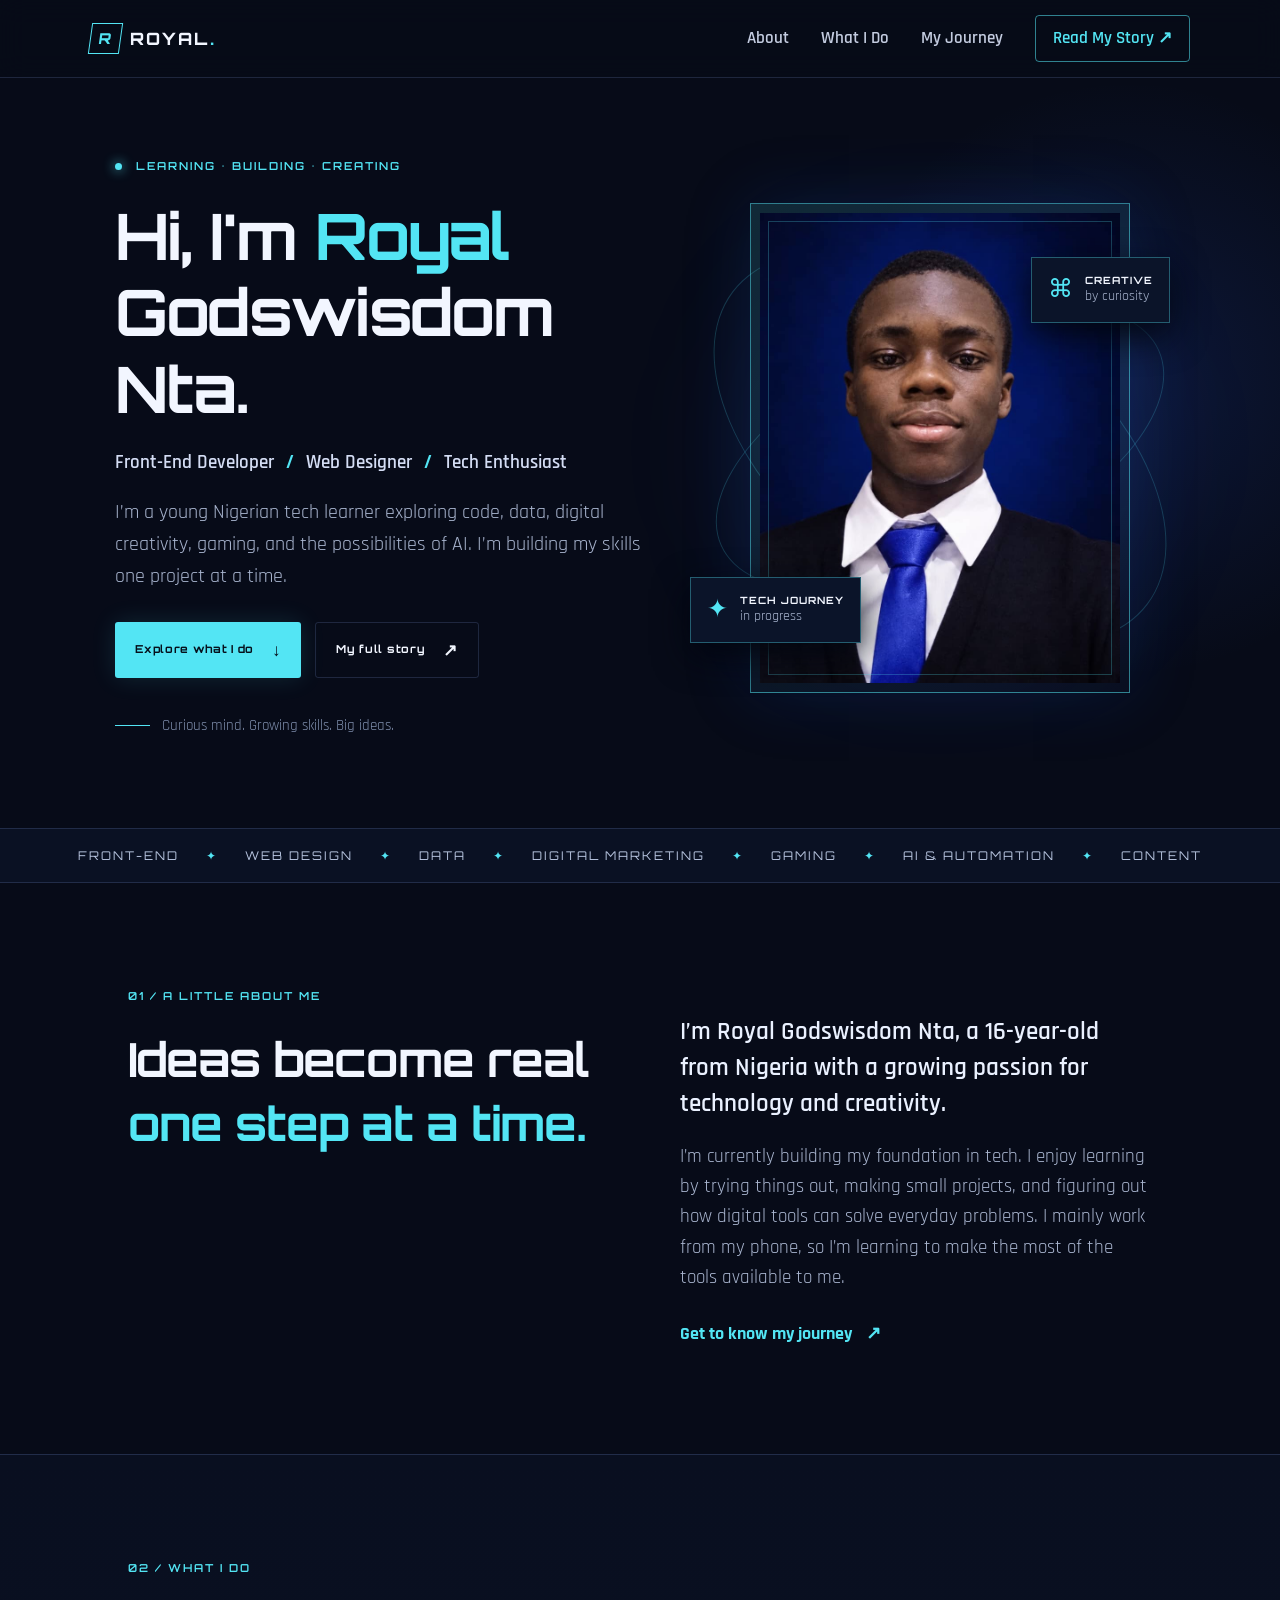
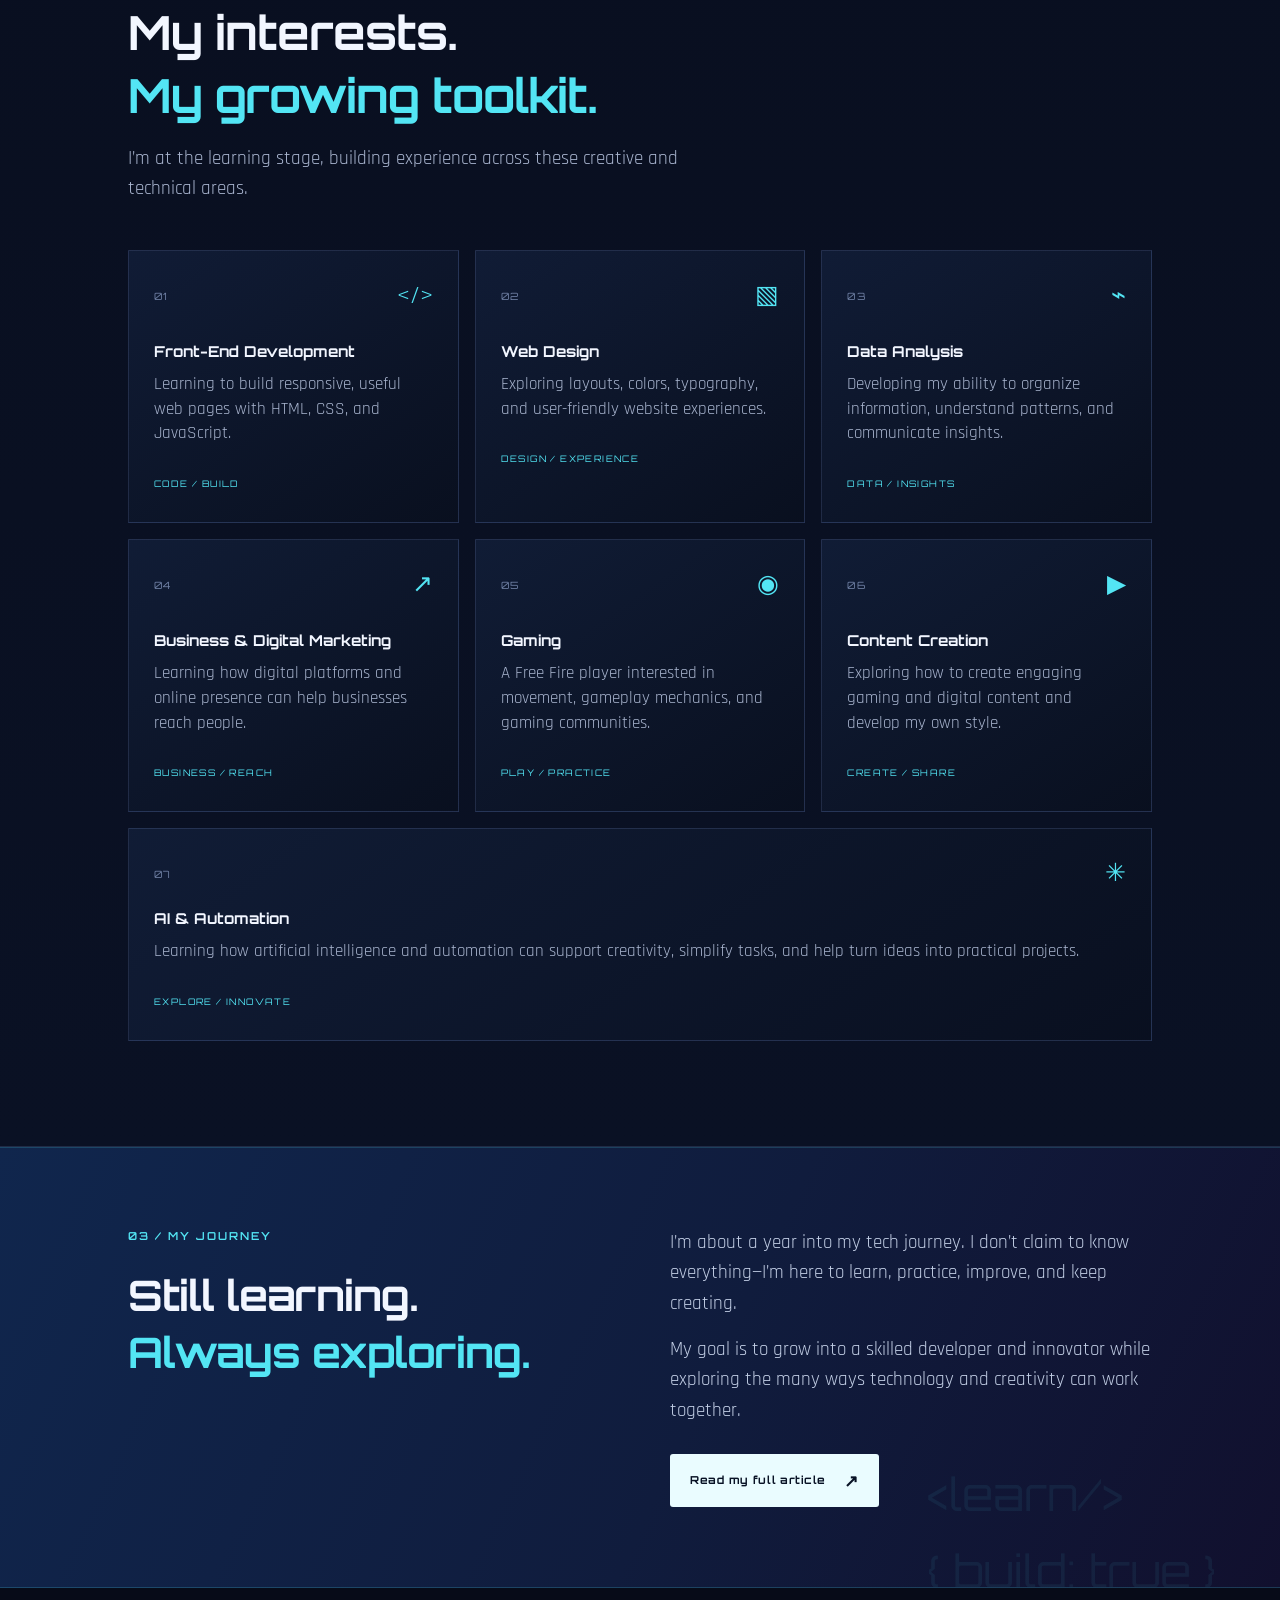
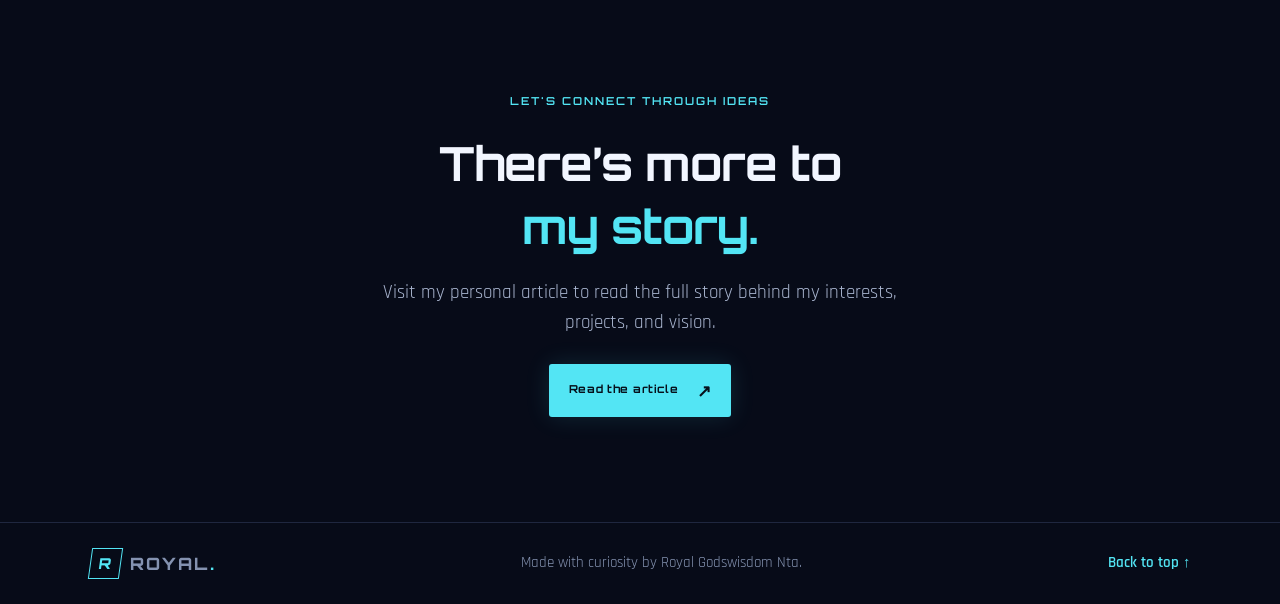
<file: index.html>
<!DOCTYPE html>
<html lang="en">
<head>
  <meta charset="UTF-8">
  <meta name="viewport" content="width=device-width, initial-scale=1.0">
  <meta name="description" content="Royal Godswisdom Nta — front-end developer, web designer, data analyst, digital marketer, gamer, content creator, and AI & automation learner.">
  <title>Royal Godswisdom Nta | Personal Portfolio</title>
  <link rel="stylesheet" href="style.css">
</head>
<body>
  <header class="site-header">
    <a class="brand" href="index.html"><span class="brand-mark">R</span> ROYAL<span class="brand-dot">.</span></a>
    <button class="menu-toggle" aria-label="Toggle navigation" aria-expanded="false">☰</button>
    <nav class="nav-links" aria-label="Main navigation">
      <a href="#about">About</a><a href="#skills">What I Do</a><a href="#journey">My Journey</a><a class="nav-cta" href="article.html">Read My Story ↗</a>
    </nav>
  </header>

  <main>
    <section class="hero">
      <div class="hero-copy">
        <p class="eyebrow"><span class="status-dot"></span> LEARNING • BUILDING • CREATING</p>
        <h1>Hi, I'm <span>Royal</span><br>Godswisdom Nta.</h1>
        <p class="hero-role">Front-End Developer <b>/</b> Web Designer <b>/</b> Tech Enthusiast</p>
        <p class="hero-intro">I’m a young Nigerian tech learner exploring code, data, digital creativity, gaming, and the possibilities of AI. I’m building my skills one project at a time.</p>
        <div class="hero-actions">
          <a class="button primary" href="#skills">Explore what I do <span>↓</span></a>
          <a class="button secondary" href="article.html">My full story <span>↗</span></a>
        </div>
        <div class="hero-note"><span class="tiny-line"></span> Curious mind. Growing skills. Big ideas.</div>
      </div>
      <div class="hero-visual">
        <div class="image-glow"></div>
        <div class="portrait-frame"><img src="royal-portrait.jpeg" alt="Royal wearing a dark suit and blue tie"></div>
        <div class="floating-tag tag-top"><span class="tag-icon">⌘</span><span><b>CREATIVE</b><small>by curiosity</small></span></div>
        <div class="floating-tag tag-bottom"><span class="tag-icon">✦</span><span><b>TECH JOURNEY</b><small>in progress</small></span></div>
        <div class="orbit orbit-one"></div><div class="orbit orbit-two"></div>
      </div>
    </section>

    <section class="ticker" aria-label="Areas of interest">
      <div>FRONT-END <span>✦</span> WEB DESIGN <span>✦</span> DATA <span>✦</span> DIGITAL MARKETING <span>✦</span> GAMING <span>✦</span> AI & AUTOMATION <span>✦</span> CONTENT</div>
    </section>

    <section class="section about-section" id="about">
      <div class="section-heading"><p class="eyebrow">01 / A LITTLE ABOUT ME</p><h2>Ideas become real<br><span>one step at a time.</span></h2></div>
      <div class="about-content">
        <p class="lead">I’m Royal Godswisdom Nta, a 16-year-old from Nigeria with a growing passion for technology and creativity.</p>
        <p>I’m currently building my foundation in tech. I enjoy learning by trying things out, making small projects, and figuring out how digital tools can solve everyday problems. I mainly work from my phone, so I’m learning to make the most of the tools available to me.</p>
        <a class="text-link" href="article.html">Get to know my journey <span>↗</span></a>
      </div>
    </section>

    <section class="section skills-section" id="skills">
      <div class="section-heading"><p class="eyebrow">02 / WHAT I DO</p><h2>My interests.<br><span>My growing toolkit.</span></h2><p class="section-sub">I’m at the learning stage, building experience across these creative and technical areas.</p></div>
      <div class="skill-grid">
        <article class="skill-card"><div class="card-top"><span class="skill-number">01</span><span class="skill-icon">&lt;/&gt;</span></div><h3>Front-End Development</h3><p>Learning to build responsive, useful web pages with HTML, CSS, and JavaScript.</p><span class="card-label">CODE / BUILD</span></article>
        <article class="skill-card"><div class="card-top"><span class="skill-number">02</span><span class="skill-icon">▧</span></div><h3>Web Design</h3><p>Exploring layouts, colors, typography, and user-friendly website experiences.</p><span class="card-label">DESIGN / EXPERIENCE</span></article>
        <article class="skill-card"><div class="card-top"><span class="skill-number">03</span><span class="skill-icon">⌁</span></div><h3>Data Analysis</h3><p>Developing my ability to organize information, understand patterns, and communicate insights.</p><span class="card-label">DATA / INSIGHTS</span></article>
        <article class="skill-card"><div class="card-top"><span class="skill-number">04</span><span class="skill-icon">↗</span></div><h3>Business & Digital Marketing</h3><p>Learning how digital platforms and online presence can help businesses reach people.</p><span class="card-label">BUSINESS / REACH</span></article>
        <article class="skill-card"><div class="card-top"><span class="skill-number">05</span><span class="skill-icon">◉</span></div><h3>Gaming</h3><p>A Free Fire player interested in movement, gameplay mechanics, and gaming communities.</p><span class="card-label">PLAY / PRACTICE</span></article>
        <article class="skill-card"><div class="card-top"><span class="skill-number">06</span><span class="skill-icon">▶</span></div><h3>Content Creation</h3><p>Exploring how to create engaging gaming and digital content and develop my own style.</p><span class="card-label">CREATE / SHARE</span></article>
        <article class="skill-card skill-card-wide"><div class="card-top"><span class="skill-number">07</span><span class="skill-icon">✳</span></div><h3>AI & Automation</h3><p>Learning how artificial intelligence and automation can support creativity, simplify tasks, and help turn ideas into practical projects.</p><span class="card-label">EXPLORE / INNOVATE</span></article>
      </div>
    </section>

    <section class="journey-band" id="journey">
      <div><p class="eyebrow">03 / MY JOURNEY</p><h2>Still learning.<br><span>Always exploring.</span></h2></div>
      <div class="journey-text"><p>I’m about a year into my tech journey. I don’t claim to know everything—I’m here to learn, practice, improve, and keep creating.</p><p>My goal is to grow into a skilled developer and innovator while exploring the many ways technology and creativity can work together.</p><a class="button light-button" href="article.html">Read my full article <span>↗</span></a></div>
      <div class="decor-code" aria-hidden="true">&lt;learn/&gt;<br>{ build: true }</div>
    </section>

    <section class="closing-cta">
      <p class="eyebrow">LET'S CONNECT THROUGH IDEAS</p><h2>There’s more to<br><span>my story.</span></h2><p>Visit my personal article to read the full story behind my interests, projects, and vision.</p><a class="button primary" href="article.html">Read the article <span>↗</span></a>
    </section>
  </main>

  <footer class="site-footer"><a class="brand" href="index.html"><span class="brand-mark">R</span> ROYAL<span class="brand-dot">.</span></a><p>Made with curiosity by Royal Godswisdom Nta.</p><a href="#top" class="back-top">Back to top ↑</a></footer>
  <script src="script.js"></script>
</body>
</html>
</file>
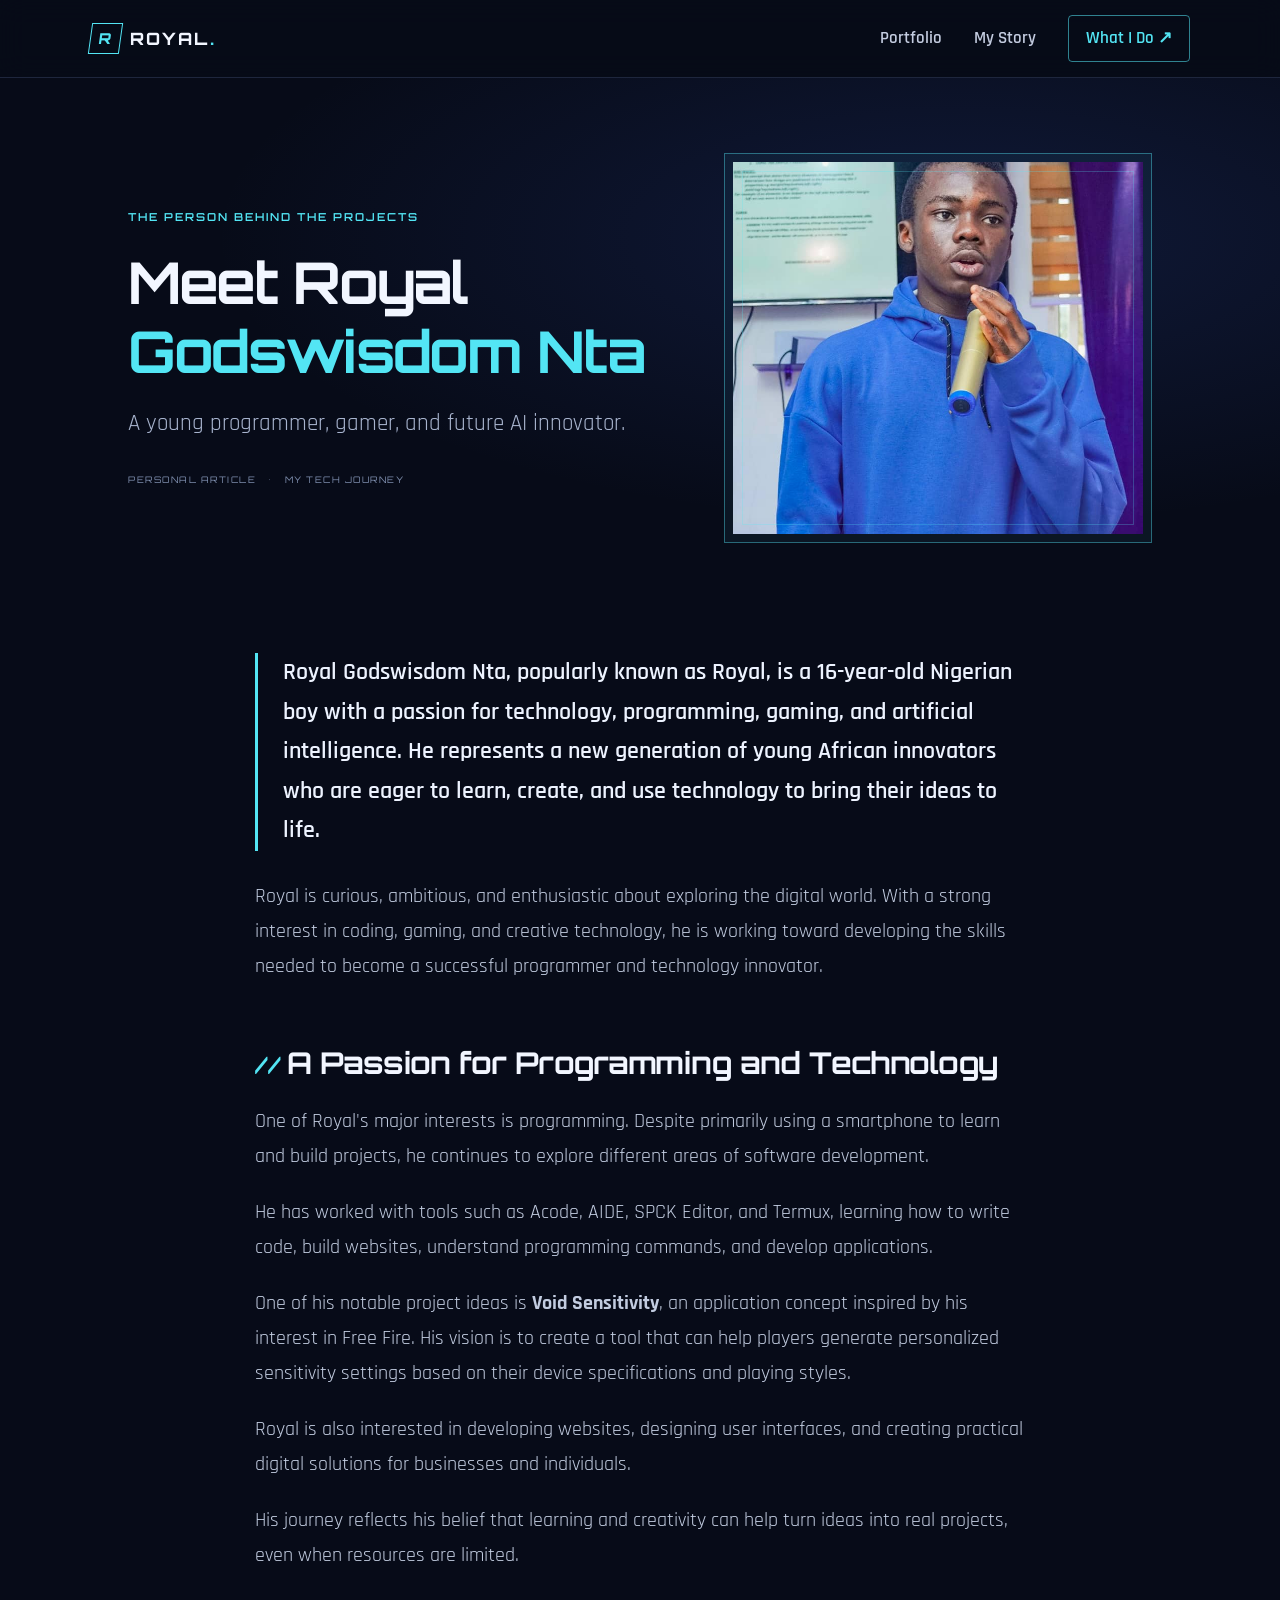
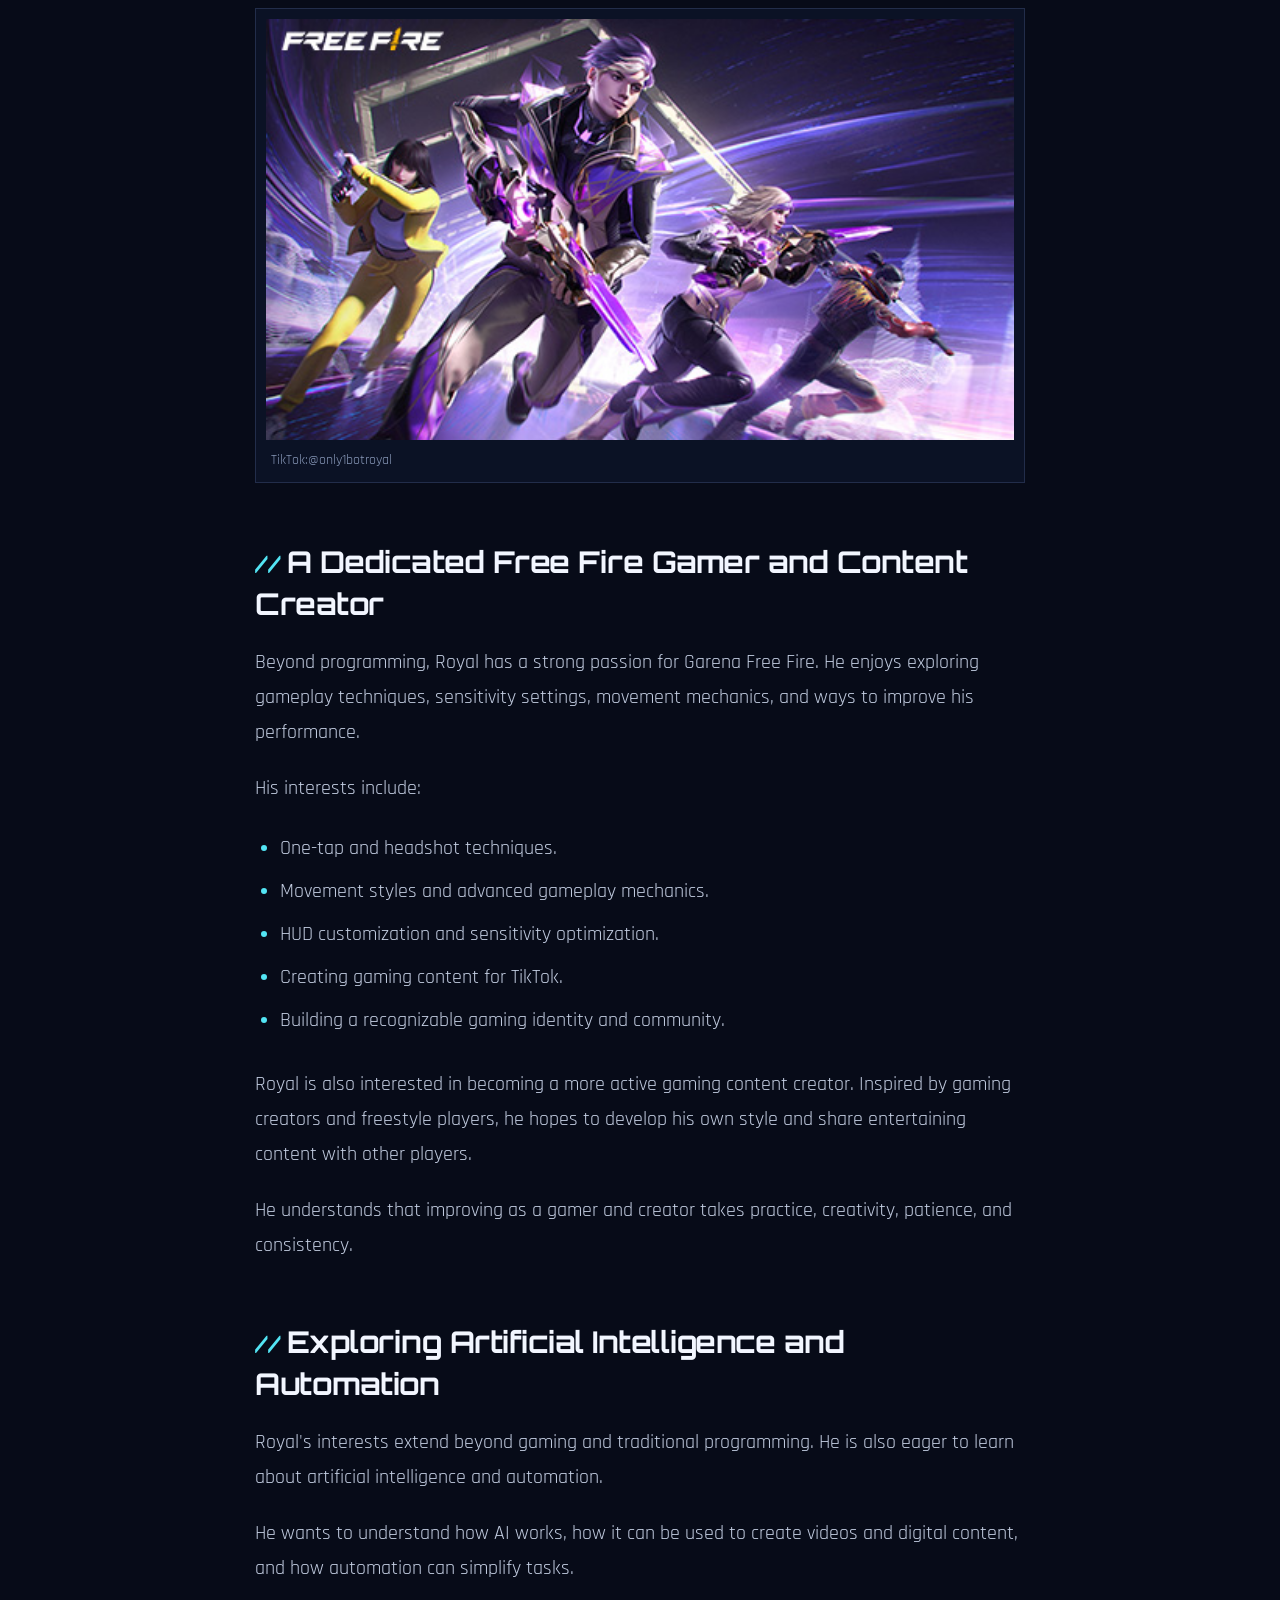
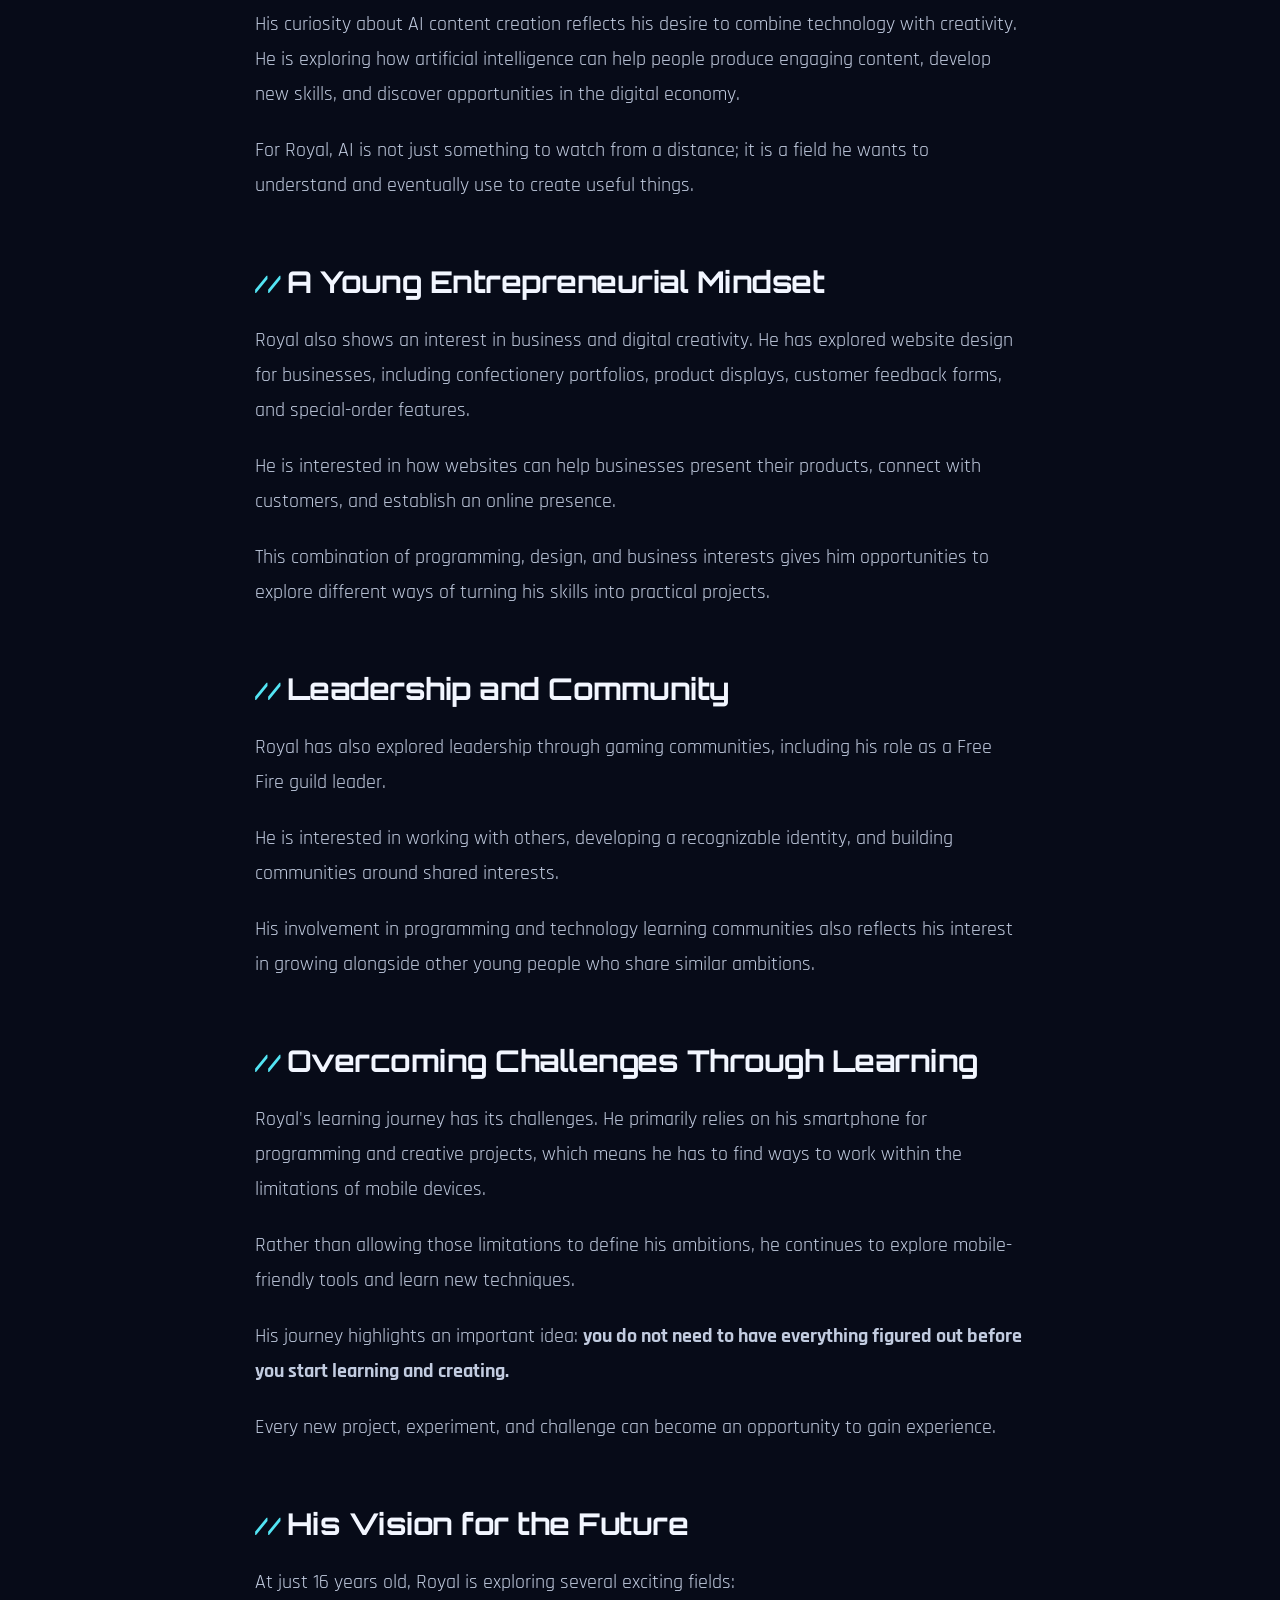
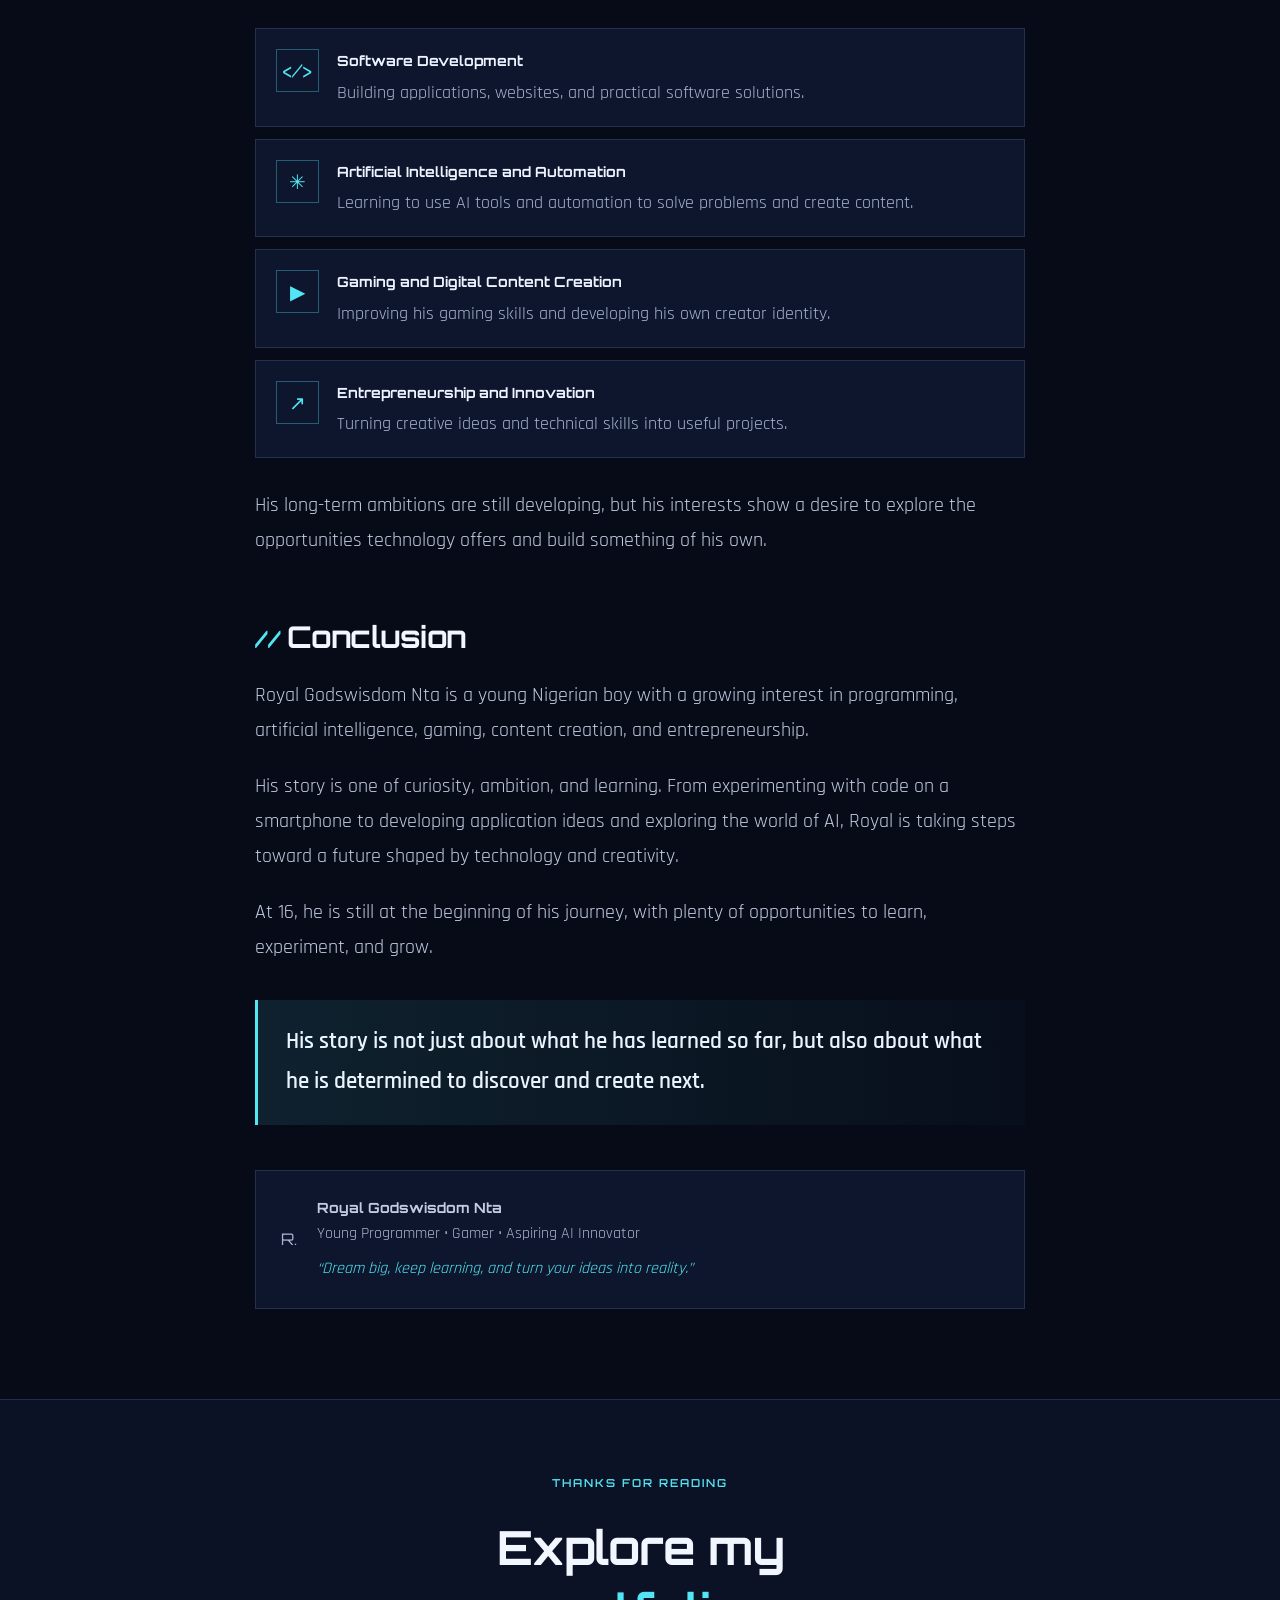
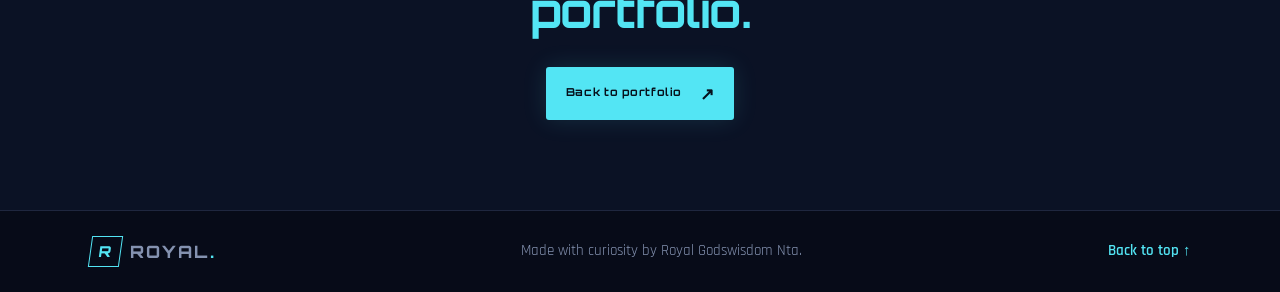
<file: article.html>
<!DOCTYPE html>
<html lang="en">
<head>
  <meta charset="UTF-8">
  <meta name="viewport" content="width=device-width, initial-scale=1.0">
  <meta name="description" content="The personal story of Royal Godswisdom Nta.">
  <title>My Story | Royal Godswisdom Nta</title>
  <link rel="stylesheet" href="style.css">
</head>
<body class="article-body">
  <header class="site-header">
    <a class="brand" href="index.html"><span class="brand-mark">R</span> ROYAL<span class="brand-dot">.</span></a>
    <button class="menu-toggle" aria-label="Toggle navigation" aria-expanded="false">☰</button>
    <nav class="nav-links" aria-label="Main navigation"><a href="index.html">Portfolio</a><a href="#story">My Story</a><a class="nav-cta" href="index.html#skills">What I Do ↗</a></nav>
  </header>
  <main>
    <section class="article-hero">
      <div class="article-hero-copy"><p class="eyebrow">THE PERSON BEHIND THE PROJECTS</p><h1>Meet Royal<br><span>Godswisdom Nta</span></h1><p>A young programmer, gamer, and future AI innovator.</p><div class="article-meta"><span>PERSONAL ARTICLE</span><span>•</span><span>MY TECH JOURNEY</span></div></div>
      <div class="article-hero-image"><img src="royal-mic.jpeg" alt="Royal wearing a blue hoodie and holding a microphone"></div>
    </section>

    <article class="article-content" id="story">
      <p class="article-lead">Royal Godswisdom Nta, popularly known as Royal, is a 16-year-old Nigerian boy with a passion for technology, programming, gaming, and artificial intelligence. He represents a new generation of young African innovators who are eager to learn, create, and use technology to bring their ideas to life.</p>
      <p>Royal is curious, ambitious, and enthusiastic about exploring the digital world. With a strong interest in coding, gaming, and creative technology, he is working toward developing the skills needed to become a successful programmer and technology innovator.</p>

      <h2> A Passion for Programming and Technology</h2>
      <p>One of Royal's major interests is programming. Despite primarily using a smartphone to learn and build projects, he continues to explore different areas of software development.</p>
      <p>He has worked with tools such as Acode, AIDE, SPCK Editor, and Termux, learning how to write code, build websites, understand programming commands, and develop applications.</p>
      <p>One of his notable project ideas is <strong>Void Sensitivity</strong>, an application concept inspired by his interest in Free Fire. His vision is to create a tool that can help players generate personalized sensitivity settings based on their device specifications and playing styles.</p>
      <p>Royal is also interested in developing websites, designing user interfaces, and creating practical digital solutions for businesses and individuals.</p>
      <p>His journey reflects his belief that learning and creativity can help turn ideas into real projects, even when resources are limited.</p>

      <figure class="article-inline-image"><img src="ff.jpg" alt="Royal-poco gaming"><figcaption>TikTok:@only1botroyal</figcaption></figure>

      <h2>A Dedicated Free Fire Gamer and Content Creator</h2>
      <p>Beyond programming, Royal has a strong passion for Garena Free Fire. He enjoys exploring gameplay techniques, sensitivity settings, movement mechanics, and ways to improve his performance.</p>
      <p>His interests include:</p>
      <ul><li>One-tap and headshot techniques.</li><li>Movement styles and advanced gameplay mechanics.</li><li>HUD customization and sensitivity optimization.</li><li>Creating gaming content for TikTok.</li><li>Building a recognizable gaming identity and community.</li></ul>
      <p>Royal is also interested in becoming a more active gaming content creator. Inspired by gaming creators and freestyle players, he hopes to develop his own style and share entertaining content with other players.</p>
      <p>He understands that improving as a gamer and creator takes practice, creativity, patience, and consistency.</p>

      <h2>Exploring Artificial Intelligence and Automation</h2>
      <p>Royal's interests extend beyond gaming and traditional programming. He is also eager to learn about artificial intelligence and automation.</p>
      <p>He wants to understand how AI works, how it can be used to create videos and digital content, and how automation can simplify tasks.</p>
      <p>His curiosity about AI content creation reflects his desire to combine technology with creativity. He is exploring how artificial intelligence can help people produce engaging content, develop new skills, and discover opportunities in the digital economy.</p>
      <p>For Royal, AI is not just something to watch from a distance; it is a field he wants to understand and eventually use to create useful things.</p>

      <h2>A Young Entrepreneurial Mindset</h2>
      <p>Royal also shows an interest in business and digital creativity. He has explored website design for businesses, including confectionery portfolios, product displays, customer feedback forms, and special-order features.</p>
      <p>He is interested in how websites can help businesses present their products, connect with customers, and establish an online presence.</p>
      <p>This combination of programming, design, and business interests gives him opportunities to explore different ways of turning his skills into practical projects.</p>

      <h2>Leadership and Community</h2>
      <p>Royal has also explored leadership through gaming communities, including his role as a Free Fire guild leader.</p>
      <p>He is interested in working with others, developing a recognizable identity, and building communities around shared interests.</p>
      <p>His involvement in programming and technology learning communities also reflects his interest in growing alongside other young people who share similar ambitions.</p>

      <h2>Overcoming Challenges Through Learning</h2>
      <p>Royal's learning journey has its challenges. He primarily relies on his smartphone for programming and creative projects, which means he has to find ways to work within the limitations of mobile devices.</p>
      <p>Rather than allowing those limitations to define his ambitions, he continues to explore mobile-friendly tools and learn new techniques.</p>
      <p>His journey highlights an important idea: <strong>you do not need to have everything figured out before you start learning and creating.</strong></p>
      <p>Every new project, experiment, and challenge can become an opportunity to gain experience.</p>

      <h2>His Vision for the Future</h2>
      <p>At just 16 years old, Royal is exploring several exciting fields:</p>
      <div class="vision-list">
        <div class="vision-item"><span class="vision-icon">&lt;/&gt;</span><div><h3>Software Development</h3><p>Building applications, websites, and practical software solutions.</p></div></div>
        <div class="vision-item"><span class="vision-icon">✳</span><div><h3>Artificial Intelligence and Automation</h3><p>Learning to use AI tools and automation to solve problems and create content.</p></div></div>
        <div class="vision-item"><span class="vision-icon">▶</span><div><h3>Gaming and Digital Content Creation</h3><p>Improving his gaming skills and developing his own creator identity.</p></div></div>
        <div class="vision-item"><span class="vision-icon">↗</span><div><h3>Entrepreneurship and Innovation</h3><p>Turning creative ideas and technical skills into useful projects.</p></div></div>
      </div>
      <p>His long-term ambitions are still developing, but his interests show a desire to explore the opportunities technology offers and build something of his own.</p>

      <h2>Conclusion</h2>
      <p>Royal Godswisdom Nta is a young Nigerian boy with a growing interest in programming, artificial intelligence, gaming, content creation, and entrepreneurship.</p>
      <p>His story is one of curiosity, ambition, and learning. From experimenting with code on a smartphone to developing application ideas and exploring the world of AI, Royal is taking steps toward a future shaped by technology and creativity.</p>
      <p>At 16, he is still at the beginning of his journey, with plenty of opportunities to learn, experiment, and grow.</p>
      <blockquote>His story is not just about what he has learned so far, but also about what he is determined to discover and create next.</blockquote>
      <div class="article-signoff"><span class="signoff-mark">R.</span><div><strong>Royal Godswisdom Nta</strong><span>Young Programmer • Gamer • Aspiring AI Innovator</span><em>“Dream big, keep learning, and turn your ideas into reality.”</em></div></div>
    </article>
    <section class="article-bottom-cta"><p class="eyebrow">THANKS FOR READING</p><h2>Explore my<br><span>portfolio.</span></h2><a class="button primary" href="index.html">Back to portfolio <span>↗</span></a></section>
  </main>
  <footer class="site-footer"><a class="brand" href="index.html"><span class="brand-mark">R</span> ROYAL<span class="brand-dot">.</span></a><p>Made with curiosity by Royal Godswisdom Nta.</p><a href="#top" class="back-top">Back to top ↑</a></footer>
  <script src="script.js"></script>
</body>
</html>
</file>
<file: style.css>
@import url('https://fonts.googleapis.com/css2?family=Orbitron:wght@400;500;600;700;800&family=Rajdhani:wght@400;500;600;700&display=swap');

:root{--bg:#070b18;--panel:#0d1428;--panel2:#101b35;--text:#f2f6ff;--muted:#a8b4ce;--cyan:#53e5f4;--blue:#456dff;--line:rgba(151,180,255,.17);--font-head:'Orbitron',sans-serif;--font-body:'Rajdhani',sans-serif}
*{box-sizing:border-box}html{scroll-behavior:smooth;scroll-padding-top:90px}body{margin:0;background:var(--bg);color:var(--text);font-family:var(--font-body);font-size:18px;line-height:1.6;overflow-x:hidden}a{color:inherit;text-decoration:none}img{display:block;max-width:100%}.site-header{height:78px;display:flex;align-items:center;justify-content:space-between;padding:0 7%;border-bottom:1px solid var(--line);background:rgba(7,11,24,.91);position:sticky;top:0;z-index:20;backdrop-filter:blur(14px)}.brand{font-family:var(--font-head);font-size:17px;font-weight:800;letter-spacing:2px;display:flex;align-items:center;gap:9px}.brand-mark{display:grid;place-items:center;width:31px;height:31px;border:1px solid var(--cyan);color:var(--cyan);font-size:15px;transform:skew(-8deg)}.brand-dot{color:var(--cyan);margin-left:-8px}.nav-links{display:flex;align-items:center;gap:32px;font-size:17px;font-weight:600;color:#c3cce0}.nav-links a:hover,.text-link:hover{color:var(--cyan)}.nav-cta{padding:9px 17px;border:1px solid rgba(83,229,244,.55);border-radius:4px;color:var(--cyan)}.menu-toggle{display:none;background:none;color:white;border:0;font-size:26px}.hero{min-height:650px;padding:80px 9% 90px;display:grid;grid-template-columns:1.1fr .9fr;align-items:center;gap:50px;position:relative;overflow:hidden}.hero:before{content:"";position:absolute;width:600px;height:600px;border-radius:50%;background:radial-gradient(circle,rgba(41,86,219,.17),transparent 70%);right:-150px;top:0;pointer-events:none}.eyebrow{font-family:var(--font-head);font-size:11px;letter-spacing:2px;color:var(--cyan);font-weight:600;margin:0 0 22px}.status-dot{display:inline-block;width:7px;height:7px;border-radius:50%;background:var(--cyan);box-shadow:0 0 12px var(--cyan);margin-right:9px}.hero h1,.article-hero h1{font-family:var(--font-head);font-size:clamp(38px,5vw,67px);line-height:1.2;letter-spacing:-2px;margin:0 0 20px}.hero h1 span,.section-heading h2 span,.journey-band h2 span,.closing-cta h2 span,.article-hero h1 span,.article-bottom-cta h2 span{color:var(--cyan)}.hero-role{font-size:19px;color:#d4ddf4;font-weight:600;margin:0 0 18px}.hero-role b{color:var(--cyan);padding:0 7px}.hero-intro{max-width:550px;color:var(--muted);font-size:20px;line-height:1.6;margin:0}.hero-actions{display:flex;gap:14px;flex-wrap:wrap;margin-top:30px}.button{display:inline-flex;align-items:center;gap:18px;padding:13px 20px;font-family:var(--font-head);font-size:11px;letter-spacing:.7px;font-weight:700;border-radius:3px;transition:.2s}.button span{font-size:17px}.primary{background:var(--cyan);color:#06101b;box-shadow:0 0 25px rgba(83,229,244,.13)}.primary:hover{transform:translateY(-3px);box-shadow:0 8px 30px rgba(83,229,244,.25)}.secondary{border:1px solid var(--line);color:var(--text)}.secondary:hover{border-color:var(--cyan);color:var(--cyan)}.hero-note{display:flex;align-items:center;gap:12px;color:#7f8eac;font-size:15px;margin-top:36px}.tiny-line{height:1px;width:35px;background:var(--cyan)}.hero-visual{min-height:470px;position:relative;display:grid;place-items:center}.portrait-frame{width:min(100%,380px);height:490px;position:relative;z-index:2;border:1px solid rgba(83,229,244,.5);padding:9px;background:linear-gradient(145deg,rgba(83,229,244,.14),rgba(69,109,255,.04));box-shadow:0 0 65px rgba(31,87,212,.17)}.portrait-frame:before{content:"";position:absolute;inset:17px;border:1px solid rgba(83,229,244,.25);z-index:2;pointer-events:none}.portrait-frame img{width:100%;height:100%;object-fit:cover;object-position:center 25%;filter:saturate(.9)}.image-glow{position:absolute;width:340px;height:340px;border-radius:50%;background:rgba(56,108,255,.18);filter:blur(70px)}.orbit{position:absolute;border:1px solid rgba(83,229,244,.2);border-radius:50%;transform:rotate(-24deg)}.orbit-one{width:480px;height:230px}.orbit-two{width:520px;height:300px;transform:rotate(37deg)}.floating-tag{position:absolute;z-index:3;display:flex;align-items:center;gap:12px;padding:12px 16px;background:#0b1429;border:1px solid rgba(83,229,244,.35);box-shadow:0 12px 35px #030610}.tag-top{top:54px;right:-5px}.tag-bottom{bottom:50px;left:-25px}.tag-icon{color:var(--cyan);font-size:25px}.floating-tag b,.floating-tag small{display:block;line-height:1.3}.floating-tag b{font-family:var(--font-head);font-size:10px;letter-spacing:1px}.floating-tag small{color:var(--muted);font-size:14px}.ticker{overflow:hidden;border-block:1px solid var(--line);background:#0a1123;padding:17px 0;white-space:nowrap;color:#b7c4df;font-family:var(--font-head);font-size:12px;letter-spacing:2px}.ticker div{text-align:center}.ticker span{color:var(--cyan);padding:0 22px}.section{padding:105px 10%;}.about-section{display:grid;grid-template-columns:1fr 1fr;gap:80px}.section-heading h2,.journey-band h2,.closing-cta h2,.article-bottom-cta h2{font-family:var(--font-head);font-size:clamp(30px,4vw,47px);line-height:1.35;letter-spacing:-1px;margin:0}.about-content{padding-top:26px}.about-content p{color:var(--muted);font-size:19px;margin:0 0 19px}.about-content .lead{font-size:25px;color:#eaf1ff;line-height:1.45;font-weight:600}.text-link{display:inline-flex;gap:14px;color:var(--cyan);font-weight:700;margin-top:8px}.skills-section{background:linear-gradient(180deg,#090f20,#0a1124);border-block:1px solid var(--line)}.section-sub{color:var(--muted);max-width:560px;font-size:19px;margin-top:17px}.skill-grid{display:grid;grid-template-columns:repeat(3,1fr);gap:16px;margin-top:45px}.skill-card{min-height:245px;padding:25px;background:linear-gradient(145deg,rgba(17,29,56,.9),rgba(9,15,31,.9));border:1px solid var(--line);position:relative;transition:transform .25s,border-color .25s}.skill-card:hover{transform:translateY(-5px);border-color:rgba(83,229,244,.55)}.card-top{display:flex;align-items:center;justify-content:space-between}.skill-number,.card-label{font-family:var(--font-head);font-size:10px;letter-spacing:1.4px;color:#7182a6}.skill-icon{font-size:25px;color:var(--cyan)}.skill-card h3{font-family:var(--font-head);font-size:15px;line-height:1.5;margin:25px 0 9px}.skill-card p{font-size:17px;color:var(--muted);line-height:1.45;margin:0 0 22px}.card-label{color:var(--cyan);font-size:9px}.skill-card-wide{grid-column:span 3;min-height:190px}.skill-card-wide h3{margin-top:14px}.journey-band{padding:80px 10%;display:grid;grid-template-columns:1fr 1fr;gap:60px;position:relative;overflow:hidden;background:linear-gradient(115deg,#10264d,#101c3d 55%,#11102e);border-block:1px solid rgba(83,229,244,.18)}.journey-band h2{font-size:42px}.journey-text{max-width:540px}.journey-text p{color:#c1cde4;font-size:19px;margin:0 0 16px}.light-button{background:#eafcff;color:#081225;margin-top:12px}.decor-code{position:absolute;right:5%;bottom:-22px;color:rgba(83,229,244,.07);font-family:var(--font-head);font-size:45px;line-height:1.7;pointer-events:none}.closing-cta{text-align:center;padding:105px 20px}.closing-cta .eyebrow{margin-bottom:20px}.closing-cta p:not(.eyebrow){color:var(--muted);font-size:19px;max-width:530px;margin:20px auto 25px}.site-footer{padding:25px 7%;border-top:1px solid var(--line);display:flex;align-items:center;justify-content:space-between;gap:20px;color:#8492b0;font-size:15px}.site-footer p{margin:0}.back-top{color:var(--cyan);font-weight:600}
/* Article page */.article-hero{padding:75px 10% 65px;display:grid;grid-template-columns:1fr .8fr;align-items:center;gap:60px;background:radial-gradient(ellipse at 75% 30%,rgba(56,90,203,.18),transparent 55%)}.article-hero h1{font-size:clamp(34px,4.5vw,58px)}.article-hero-copy>p:not(.eyebrow){color:var(--muted);font-size:23px;margin:0}.article-meta{display:flex;gap:12px;color:#8191b1;font-family:var(--font-head);font-size:9px;letter-spacing:1.5px;margin-top:30px}.article-hero-image{height:390px;max-width:430px;width:100%;justify-self:end;border:1px solid rgba(83,229,244,.4);padding:8px;background:rgba(83,229,244,.05);position:relative}.article-hero-image:after{content:"";position:absolute;inset:17px;border:1px solid rgba(83,229,244,.25);pointer-events:none}.article-hero-image img{width:100%;height:100%;object-fit:cover;object-position:center 25%}.article-content{max-width:830px;margin:0 auto;padding:45px 30px 90px;color:#c2cce0;font-size:20px;line-height:1.75}.article-content p{margin:0 0 21px}.article-content .article-lead{font-size:24px;line-height:1.65;color:#edf3ff;font-weight:600;border-left:3px solid var(--cyan);padding-left:25px;margin-bottom:28px}.article-content h2{font-family:var(--font-head);font-size:clamp(22px,3vw,30px);line-height:1.4;color:#f2f6ff;margin:58px 0 20px;letter-spacing:-.5px}.article-content h2:before{content:"// ";color:var(--cyan);font-size:.8em}.article-content ul{padding-left:25px;margin:0 0 25px}.article-content li{padding:4px 0}.article-content li::marker{color:var(--cyan)}.article-inline-image{margin:35px 0 45px;padding:10px;border:1px solid var(--line);background:#0b1225}.article-inline-image img{width:100%;max-height:470px;object-fit:cover;object-position:center 25%}.article-inline-image figcaption{font-size:14px;color:#8797b7;padding:8px 5px 0}.vision-list{display:grid;gap:12px;margin:28px 0 30px}.vision-item{display:flex;gap:18px;align-items:flex-start;padding:20px;background:#0d162c;border:1px solid var(--line)}.vision-icon{flex:0 0 43px;height:43px;display:grid;place-items:center;border:1px solid rgba(83,229,244,.35);color:var(--cyan);font-family:var(--font-head)}.vision-item h3{font-family:var(--font-head);font-size:14px;margin:0 0 5px;color:#edf3ff}.vision-item p{font-size:18px;margin:0;color:var(--muted);line-height:1.5}.article-content blockquote{margin:35px 0;padding:22px 28px;background:linear-gradient(90deg,rgba(83,229,244,.1),rgba(83,229,244,.015));border-left:3px solid var(--cyan);font-size:23px;font-weight:600;color:#eaf4ff}.article-signoff{display:flex;gap:20px;align-items:center;margin-top:45px;padding:25px;background:#0d162c;border:1px solid var(--line)}.signoff-mark{font-family:var(--font-head);font-size:35px;color:var(--cyan)}.article-signoff strong,.article-signoff span,.article-signoff em{display:block}.article-signoff strong{font-family:var(--font-head);font-size:14px}.article-signoff span{font-size:16px;color:var(--muted)}.article-signoff em{font-size:16px;color:var(--cyan);margin-top:7px}.article-bottom-cta{text-align:center;padding:75px 20px 90px;background:#0b1225;border-top:1px solid var(--line)}.article-bottom-cta .button{margin-top:25px}
@media(max-width:900px){.hero{padding:65px 7%;gap:25px}.hero-visual{min-height:400px}.portrait-frame{height:420px}.floating-tag.tag-top{right:-10px}.about-section{gap:40px;padding-inline:7%}.section{padding-inline:7%}.skill-grid{grid-template-columns:repeat(2,1fr)}.skill-card-wide{grid-column:span 2}.journey-band{padding-inline:7%;gap:35px}.article-hero{padding-inline:7%;gap:30px}.article-hero-image{height:340px}}
@media(max-width:650px){.site-header{height:68px;padding:0 5%}.menu-toggle{display:block}.nav-links{display:none;position:absolute;top:67px;left:0;right:0;background:#0a1123;padding:20px 6%;border-bottom:1px solid var(--line);flex-direction:column;align-items:stretch;gap:17px}.nav-links.open{display:flex}.nav-cta{text-align:center}.hero{grid-template-columns:1fr;padding:58px 6% 65px;gap:30px}.hero h1{font-size:clamp(36px,10vw,53px)}.hero-intro{font-size:18px}.hero-visual{min-height:390px;margin:0 5%}.portrait-frame{height:390px;width:min(100%,330px)}.orbit-one{width:350px}.orbit-two{width:370px}.tag-top{top:20px!important;right:-17px!important}.tag-bottom{bottom:25px!important;left:-15px!important}.ticker div{text-align:left;padding-left:20px}.section{padding:75px 6%}.about-section{grid-template-columns:1fr;gap:18px}.about-content{padding-top:0}.section-heading h2,.journey-band h2,.closing-cta h2{font-size:34px}.skill-grid{grid-template-columns:1fr}.skill-card-wide{grid-column:auto}.journey-band{grid-template-columns:1fr;padding:65px 6%;gap:25px}.decor-code{font-size:27px;right:2%}.site-footer{padding:24px 6%;flex-wrap:wrap}.site-footer p{order:3;width:100%}.article-hero{grid-template-columns:1fr;padding:55px 6% 35px;gap:30px}.article-hero-image{justify-self:start;height:340px;max-width:100%}.article-content{padding:35px 6% 65px;font-size:18px}.article-content .article-lead{font-size:21px;padding-left:18px}.article-content h2{margin-top:45px}.article-content blockquote{font-size:20px;padding:20px}.article-signoff{align-items:flex-start;padding:18px;gap:12px}.article-signoff strong{font-size:12px}.article-signoff span,.article-signoff em{font-size:15px}}
</file>
